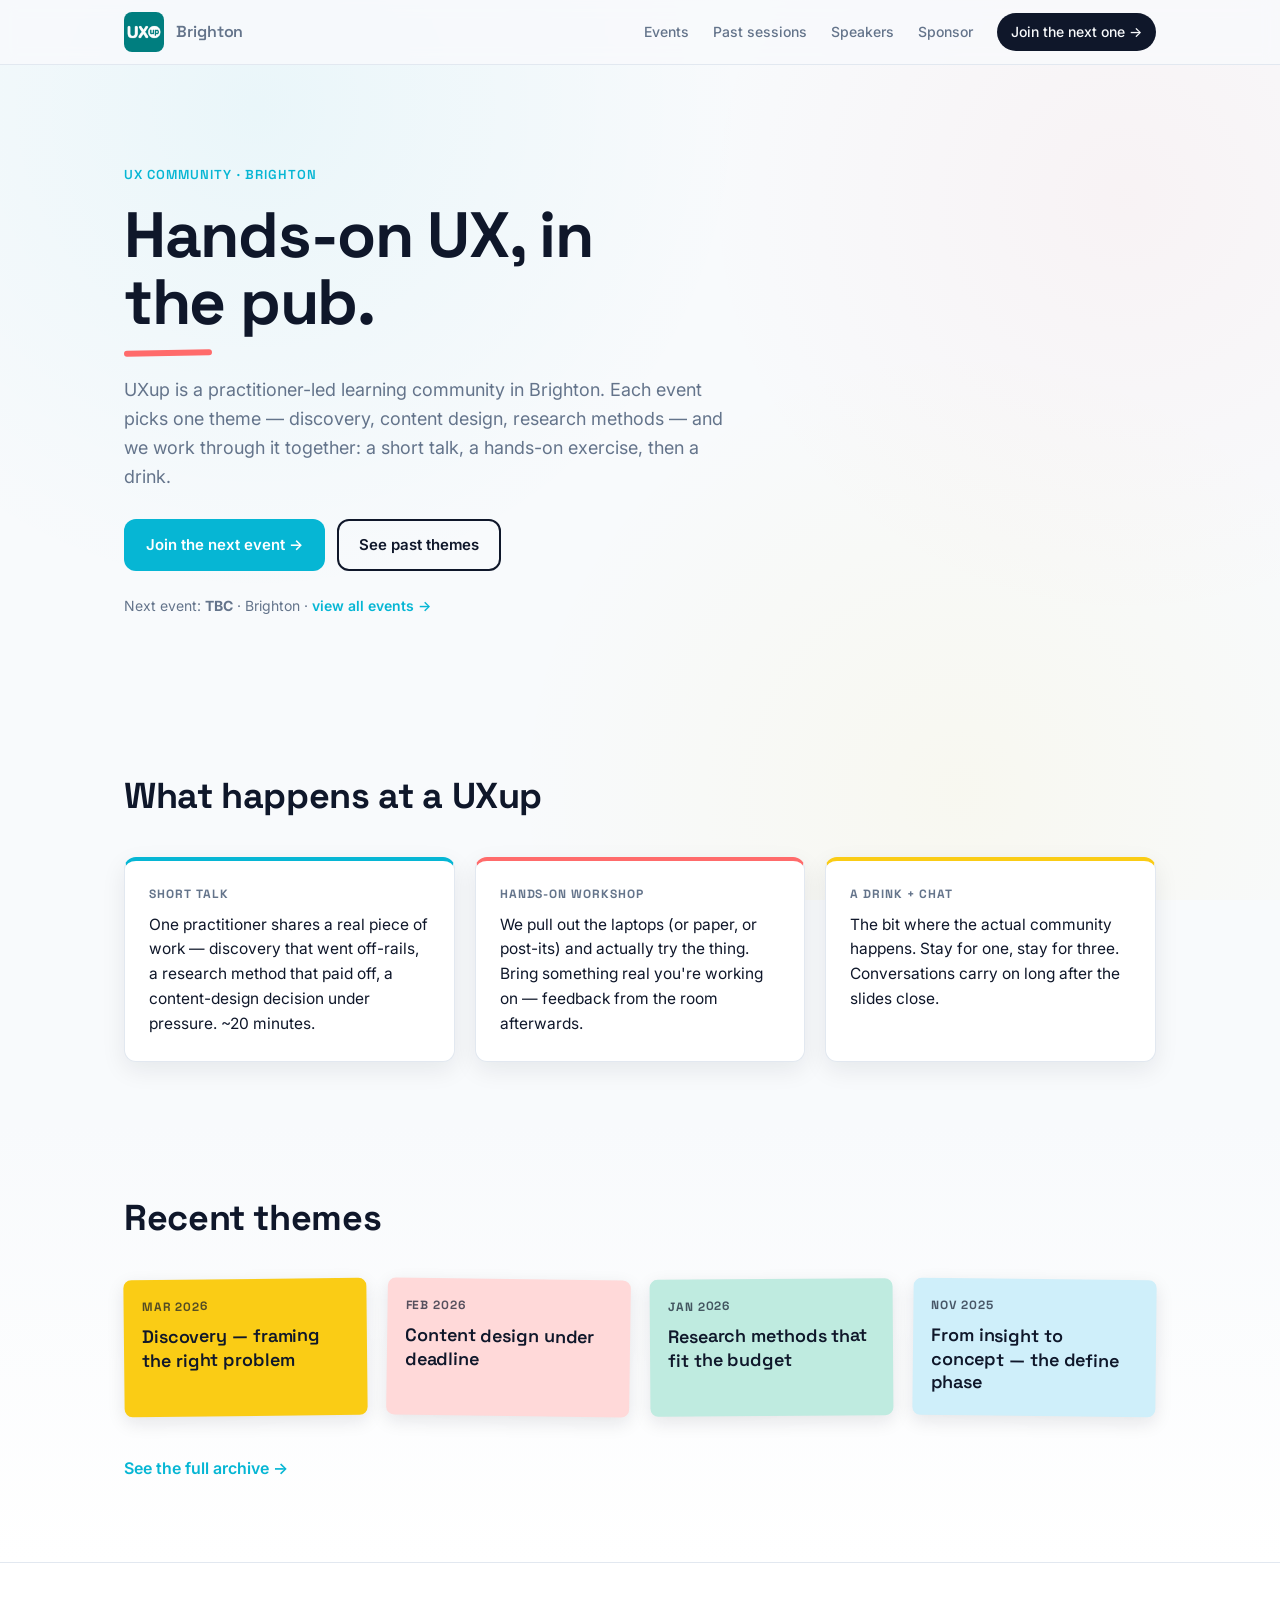
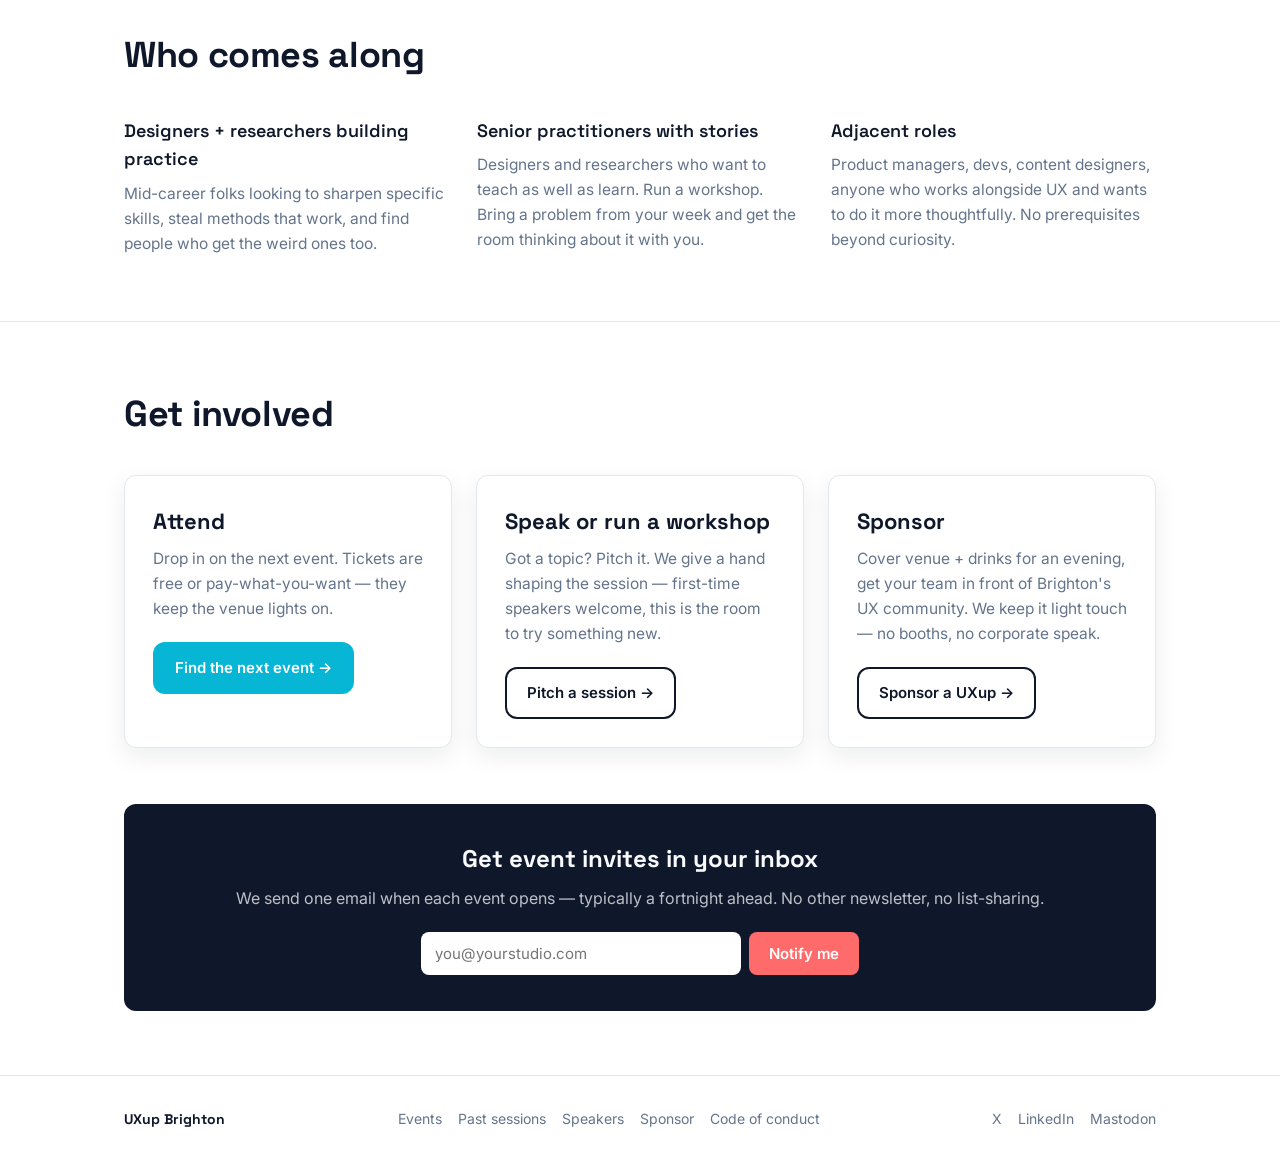
<file: index.html>
<!DOCTYPE html>
<html lang="en">
  <head>
    <meta charset="UTF-8" />
    <meta name="viewport" content="width=device-width, initial-scale=1.0" />
    <title>UXup Brighton — hands-on UX learning, in the pub</title>
    <meta
      name="description"
      content="UXup Brighton is a practitioner-led UX learning community. Talks, workshops, and a drink — applied skills in a friendly room."
    />
    <meta property="og:title" content="UXup Brighton" />
    <meta
      property="og:description"
      content="Hands-on UX learning community in Brighton — talks, workshops, and a drink."
    />
    <meta property="og:type" content="website" />
    <link rel="icon" href="/UXup-scaled.jpg" />
    <link rel="apple-touch-icon" href="/UXup-scaled.jpg" />
    <link rel="stylesheet" href="/styles.css?v=2" />
  </head>
  <body>
    <header class="topbar">
      <div class="container topbar__inner">
        <a class="brand" href="/">
          <img
            class="brand__logo"
            src="/UXup-scaled.jpg"
            alt="UXup"
            width="40"
            height="40"
          />
          <span class="brand__suffix">Brighton</span>
        </a>
        <nav class="topbar__nav">
          <!-- Fake doors: every link goes to a placeholder so we can
               see which ones reviewers click most. -->
          <a href="/events" data-fake-door>Events</a>
          <a href="/past" data-fake-door>Past sessions</a>
          <a href="/speakers" data-fake-door>Speakers</a>
          <a href="/sponsor" data-fake-door>Sponsor</a>
          <a href="#join" class="topbar__cta">Join the next one →</a>
        </nav>
      </div>
    </header>

    <main>
      <!-- Hero -->
      <section class="hero">
        <div class="container">
          <span class="kicker">UX community · Brighton</span>
          <h1 class="hero__title">
            Hands-on UX, in the pub.
          </h1>
          <p class="hero__sub">
            UXup is a practitioner-led learning community in Brighton.
            Each event picks one theme — discovery, content design,
            research methods — and we work through it together: a
            short talk, a hands-on exercise, then a drink.
          </p>
          <div class="hero__cta">
            <a href="#join" class="btn btn--primary">Join the next event →</a>
            <a href="/past" data-fake-door class="btn btn--ghost">See past themes</a>
          </div>
          <p class="hero__meta">
            Next event: <strong>TBC</strong> · Brighton ·
            <a href="/events" data-fake-door>view all events →</a>
          </p>
        </div>
      </section>

      <!-- Format -->
      <section class="section" id="format">
        <div class="container">
          <h2 class="section__title">What happens at a UXup</h2>
          <div class="cards">
            <div class="card">
              <div class="card__label">Short talk</div>
              <p>
                One practitioner shares a real piece of work — discovery
                that went off-rails, a research method that paid off, a
                content-design decision under pressure. ~20 minutes.
              </p>
            </div>
            <div class="card">
              <div class="card__label">Hands-on workshop</div>
              <p>
                We pull out the laptops (or paper, or post-its) and
                actually try the thing. Bring something real you're
                working on — feedback from the room afterwards.
              </p>
            </div>
            <div class="card">
              <div class="card__label">A drink + chat</div>
              <p>
                The bit where the actual community happens. Stay for
                one, stay for three. Conversations carry on long after
                the slides close.
              </p>
            </div>
          </div>
        </div>
      </section>

      <!-- Themes -->
      <section class="section section--themes">
        <div class="container">
          <h2 class="section__title">Recent themes</h2>
          <ul class="themes">
            <li>
              <span class="themes__date">Mar 2026</span>
              <span class="themes__title">Discovery — framing the right problem</span>
            </li>
            <li>
              <span class="themes__date">Feb 2026</span>
              <span class="themes__title">Content design under deadline</span>
            </li>
            <li>
              <span class="themes__date">Jan 2026</span>
              <span class="themes__title">Research methods that fit the budget</span>
            </li>
            <li>
              <span class="themes__date">Nov 2025</span>
              <span class="themes__title">From insight to concept — the define phase</span>
            </li>
          </ul>
          <p>
            <a href="/past" data-fake-door class="link">
              See the full archive →
            </a>
          </p>
        </div>
      </section>

      <!-- Who it's for -->
      <section class="section section--alt">
        <div class="container">
          <h2 class="section__title">Who comes along</h2>
          <div class="audience">
            <div class="audience__col">
              <h3>Designers + researchers building practice</h3>
              <p>
                Mid-career folks looking to sharpen specific skills,
                steal methods that work, and find people who get the
                weird ones too.
              </p>
            </div>
            <div class="audience__col">
              <h3>Senior practitioners with stories</h3>
              <p>
                Designers and researchers who want to teach as well as
                learn. Run a workshop. Bring a problem from your week
                and get the room thinking about it with you.
              </p>
            </div>
            <div class="audience__col">
              <h3>Adjacent roles</h3>
              <p>
                Product managers, devs, content designers, anyone who
                works alongside UX and wants to do it more thoughtfully.
                No prerequisites beyond curiosity.
              </p>
            </div>
          </div>
        </div>
      </section>

      <!-- Get involved -->
      <section class="section section--cta" id="join">
        <div class="container">
          <h2 class="section__title">Get involved</h2>
          <div class="involved">
            <div class="involved__col">
              <h3>Attend</h3>
              <p>
                Drop in on the next event. Tickets are free or
                pay-what-you-want — they keep the venue lights on.
              </p>
              <a href="/events" data-fake-door class="btn btn--primary">
                Find the next event →
              </a>
            </div>
            <div class="involved__col">
              <h3>Speak or run a workshop</h3>
              <p>
                Got a topic? Pitch it. We give a hand shaping the
                session — first-time speakers welcome, this is the
                room to try something new.
              </p>
              <a href="/speakers" data-fake-door class="btn btn--ghost">
                Pitch a session →
              </a>
            </div>
            <div class="involved__col">
              <h3>Sponsor</h3>
              <p>
                Cover venue + drinks for an evening, get your team in
                front of Brighton's UX community. We keep it light
                touch — no booths, no corporate speak.
              </p>
              <a href="/sponsor" data-fake-door class="btn btn--ghost">
                Sponsor a UXup →
              </a>
            </div>
          </div>

          <!-- Newsletter fake-door form -->
          <div class="newsletter">
            <h3>Get event invites in your inbox</h3>
            <p>
              We send one email when each event opens — typically a
              fortnight ahead. No other newsletter, no list-sharing.
            </p>
            <form class="newsletter__form" data-fake-door onsubmit="event.preventDefault(); alert('Thanks — we’ll be in touch when the next event opens.');">
              <input
                type="email"
                required
                placeholder="you@yourstudio.com"
                aria-label="email"
              />
              <button type="submit">Notify me</button>
            </form>
          </div>
        </div>
      </section>
    </main>

    <footer class="footer">
      <div class="container footer__inner">
        <div class="footer__brand">UXup Brighton</div>
        <nav class="footer__nav">
          <a href="/events" data-fake-door>Events</a>
          <a href="/past" data-fake-door>Past sessions</a>
          <a href="/speakers" data-fake-door>Speakers</a>
          <a href="/sponsor" data-fake-door>Sponsor</a>
          <a href="/code-of-conduct" data-fake-door>Code of conduct</a>
        </nav>
        <div class="footer__social">
          <a href="/x" data-fake-door aria-label="X / Twitter">X</a>
          <a href="/linkedin" data-fake-door aria-label="LinkedIn">LinkedIn</a>
          <a href="/mastodon" data-fake-door aria-label="Mastodon">Mastodon</a>
        </div>
      </div>
    </footer>

    <!-- feedbakkr embed.
         data-site-id is a placeholder — swap for the real public_key
         once the UXup site is provisioned in admin.feedbakkr.io.
         data-api-base points at production.

         Tonight's flow: the site is configured in 'gated' launcher
         mode, so the launcher only renders for visitors who arrive via
         the review link the host shares (e.g.
         https://uxup-site.netlify.app/?fbk=1&fbk_group=ux-night-2026-04-30).
         That keeps the launcher invisible to anyone who stumbles onto
         the page later. -->
    <script
      src="/feedbakkr.iife.js"
      data-site-id="fbk_pk_95aeb925a7aa83a1581aa6ad6398875c"
      data-api-base="https://api.feedbakkr.io"
      defer
    ></script>
  </body>
</html>
</file>
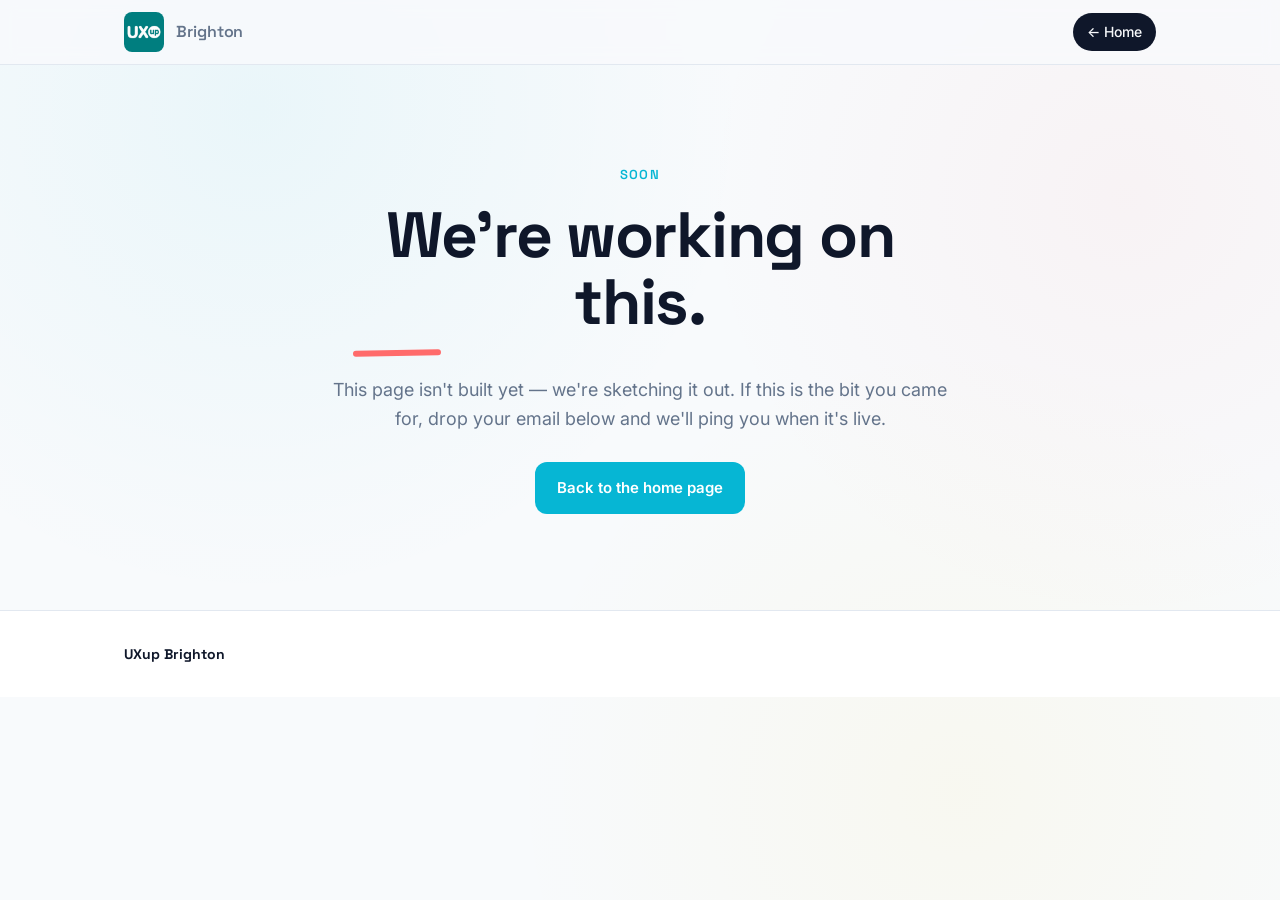
<file: coming-soon.html>
<!DOCTYPE html>
<html lang="en">
  <head>
    <meta charset="UTF-8" />
    <meta name="viewport" content="width=device-width, initial-scale=1.0" />
    <title>UXup Brighton — coming soon</title>
    <link rel="icon" href="/UXup-scaled.jpg" />
    <link rel="apple-touch-icon" href="/UXup-scaled.jpg" />
    <link rel="stylesheet" href="/styles.css?v=2" />
  </head>
  <body>
    <header class="topbar">
      <div class="container topbar__inner">
        <a class="brand" href="/">
          <img class="brand__logo" src="/UXup-scaled.jpg" alt="UXup" width="40" height="40" />
          <span class="brand__suffix">Brighton</span>
        </a>
        <nav class="topbar__nav">
          <a href="/" class="topbar__cta">← Home</a>
        </nav>
      </div>
    </header>
    <main>
      <section class="hero">
        <div class="container" style="text-align:center">
          <span class="kicker">Soon</span>
          <h1 class="hero__title" style="margin-left:auto; margin-right:auto;">
            We're working on this.
          </h1>
          <p class="hero__sub" style="margin-left:auto; margin-right:auto;">
            This page isn't built yet — we're sketching it out. If
            this is the bit you came for, drop your email below and
            we'll ping you when it's live.
          </p>
          <div class="hero__cta" style="justify-content:center">
            <a href="/" class="btn btn--primary">Back to the home page</a>
          </div>
        </div>
      </section>
    </main>
    <footer class="footer">
      <div class="container footer__inner">
        <div class="footer__brand">UXup Brighton</div>
      </div>
    </footer>
    <script
      src="/feedbakkr.iife.js"
      data-site-id="fbk_pk_95aeb925a7aa83a1581aa6ad6398875c"
      data-api-base="https://api.feedbakkr.io"
      defer
    ></script>
  </body>
</html>
</file>
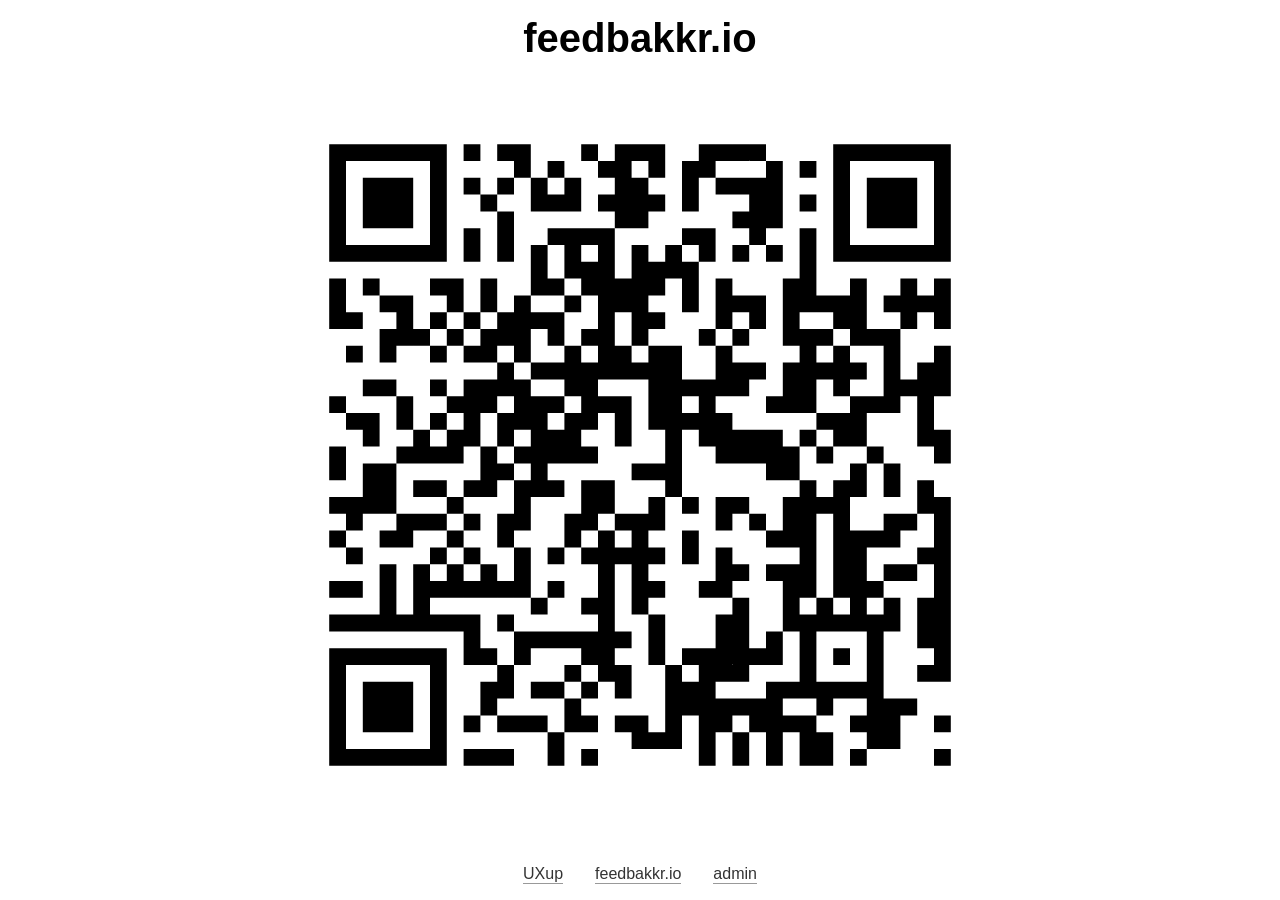
<file: help.html>
<!DOCTYPE html>
<html lang="en">
  <head>
    <meta charset="UTF-8" />
    <meta name="viewport" content="width=device-width, initial-scale=1.0" />
    <title>feedbakkr.io</title>
    <link rel="icon" href="/UXup-scaled.jpg" />
    <style>
      html, body {
        margin: 0;
        padding: 0;
        height: 100%;
      }
      body {
        display: flex;
        flex-direction: column;
        align-items: center;
        font-family: -apple-system, BlinkMacSystemFont, "Segoe UI", Roboto, sans-serif;
        background: #fff;
      }
      h1 {
        margin: 1rem 0;
        font-size: clamp(1.5rem, 4vw, 2.5rem);
        font-weight: 600;
      }
      .qr {
        flex: 1;
        width: 100%;
        min-height: 0;
        display: flex;
        align-items: center;
        justify-content: center;
        padding: 0 1rem 1rem;
        box-sizing: border-box;
      }
      .qr img {
        width: 100%;
        height: 100%;
        object-fit: contain;
      }
      .links {
        display: flex;
        justify-content: center;
        gap: 2rem;
        padding: 1rem;
        font-size: 1rem;
      }
      .links a {
        color: #333;
        text-decoration: none;
        border-bottom: 1px solid #999;
      }
      .links a:hover {
        color: #000;
        border-bottom-color: #000;
      }
    </style>
  </head>
  <body>
    <h1>feedbakkr.io</h1>
    <div class="qr">
      <img src="/uxup.svg" alt="QR code linking to uxup.netlify.app with feedbakkr review params" />
    </div>
    <nav class="links">
      <a href="/">UXup</a>
      <a href="https://feedbakkr.io">feedbakkr.io</a>
      <a href="https://admin.feedbakkr.io">admin</a>
    </nav>
  </body>
</html>
</file>
<file: styles.css>
/* UXup Brighton — visual identity per the brand brief.
   Anchor: hands-on UX learning in a social, local, human environment.
   Style: practical / friendly / Brighton creative / collaborative.
   Reference frame: Miro + Notion + indie-community sites (not SaaS polish). */

@import url("https://fonts.googleapis.com/css2?family=Inter:wght@400;500;600;700&family=Space+Grotesk:wght@500;600;700&display=swap");

:root {
  /* Core */
  --color-text: #0F172A;        /* deep navy — anchor */
  --color-primary: #06B6D4;     /* bright cyan — links, primary CTAs */
  --color-accent: #FF6B6B;      /* coral — highlights, secondary CTA */

  /* Secondary (Brighton + creativity) */
  --color-yellow: #FACC15;      /* sun yellow — workshop / discovery tag */
  --color-mint:   #34D399;      /* soft mint — research / process tag */

  /* Neutrals */
  --color-bg:    #F8FAFC;
  --color-muted: #64748B;
  --color-line:  #E2E8F0;
  --color-card:  #FFFFFF;

  --radius: 12px;
  --radius-sm: 8px;
  --radius-pill: 999px;

  --shadow:    0 8px 24px rgba(15, 23, 42, 0.08);
  --shadow-lg: 0 16px 40px rgba(15, 23, 42, 0.10);

  --font-body:    "Inter", system-ui, -apple-system, "Helvetica Neue", Arial, sans-serif;
  --font-heading: "Space Grotesk", "Inter", system-ui, sans-serif;
}

* { box-sizing: border-box; }
html, body { margin: 0; padding: 0; }

body {
  font-family: var(--font-body);
  font-size: 16px;
  line-height: 1.6;
  color: var(--color-text);
  background: var(--color-bg);
  /* Soft flow-diagram background — extremely subtle, sets the
     "workshop / collaborative" tone without distracting. */
  background-image:
    radial-gradient(circle at 20% 12%, rgba(6, 182, 212, 0.06) 0, transparent 38%),
    radial-gradient(circle at 88% 22%, rgba(255, 107, 107, 0.05) 0, transparent 32%),
    radial-gradient(circle at 75% 88%, rgba(250, 204, 21, 0.05) 0, transparent 36%);
  background-attachment: fixed;
}

a { color: var(--color-primary); text-decoration: none; }
a:hover { text-decoration: underline; }

img { max-width: 100%; display: block; }

.container {
  max-width: 1080px;
  margin: 0 auto;
  padding: 0 24px;
}

/* ---- Topbar ---- */
.topbar {
  border-bottom: 1px solid var(--color-line);
  background: rgba(248, 250, 252, 0.85);
  backdrop-filter: saturate(140%) blur(8px);
  -webkit-backdrop-filter: saturate(140%) blur(8px);
  position: sticky; top: 0; z-index: 50;
}
.topbar__inner {
  display: flex;
  align-items: center;
  justify-content: space-between;
  height: 64px;
}
.brand {
  display: inline-flex;
  align-items: center;
  gap: 12px;
  text-decoration: none;
  color: var(--color-text);
}
.brand__logo {
  height: 40px;
  width: 40px;
  border-radius: var(--radius-sm);
  display: block;
}
.brand__suffix {
  font-family: var(--font-heading);
  font-weight: 600;
  font-size: 16px;
  color: var(--color-muted);
  letter-spacing: -0.005em;
}
@media (max-width: 480px) {
  .brand__suffix { display: none; }
}
.topbar__nav {
  display: flex;
  align-items: center;
  gap: 24px;
}
.topbar__nav a {
  color: var(--color-muted);
  font-size: 14px;
  font-weight: 500;
}
.topbar__nav a:hover { color: var(--color-text); text-decoration: none; }
.topbar__cta {
  background: var(--color-text);
  color: var(--color-bg) !important;
  padding: 8px 14px;
  border-radius: var(--radius-pill);
  font-weight: 600;
  font-size: 14px;
}
.topbar__cta:hover { color: var(--color-bg); text-decoration: none; opacity: 0.9; }

/* ---- Hero ---- */
.hero {
  padding: 96px 0 72px;
  position: relative;
}
.kicker {
  display: inline-block;
  font-family: var(--font-heading);
  font-size: 13px;
  font-weight: 600;
  color: var(--color-primary);
  text-transform: uppercase;
  letter-spacing: 0.08em;
  margin-bottom: 16px;
}
.hero__title {
  font-family: var(--font-heading);
  font-size: clamp(40px, 6vw, 64px);
  font-weight: 700;
  line-height: 1.05;
  letter-spacing: -0.02em;
  margin: 0 0 20px;
  max-width: 14ch;
}
.hero__title::after {
  /* hand-drawn underline accent on the headline */
  content: "";
  display: block;
  width: 88px;
  height: 6px;
  border-radius: var(--radius-pill);
  background: var(--color-accent);
  margin-top: 14px;
  transform: rotate(-1deg);
}
.hero__sub {
  font-size: 18px;
  color: var(--color-muted);
  max-width: 56ch;
  margin: 0 0 28px;
}
.hero__cta {
  display: flex;
  gap: 12px;
  flex-wrap: wrap;
  margin-bottom: 24px;
}
.hero__meta {
  font-size: 14px;
  color: var(--color-muted);
}
.hero__meta a { font-weight: 600; }

/* ---- Buttons ---- */
.btn {
  display: inline-flex;
  align-items: center;
  gap: 8px;
  font-family: var(--font-body);
  font-weight: 600;
  font-size: 15px;
  padding: 12px 20px;
  border-radius: var(--radius);
  text-decoration: none;
  border: 2px solid transparent;
  transition: transform 0.12s ease, box-shadow 0.12s ease, background 0.12s ease;
  cursor: pointer;
}
.btn:hover { text-decoration: none; transform: translateY(-1px); box-shadow: var(--shadow); }
.btn:active { transform: translateY(0); box-shadow: none; }
.btn--primary {
  background: var(--color-primary);
  color: white;
}
.btn--primary:hover { background: #0891B2; color: white; }
.btn--ghost {
  background: transparent;
  color: var(--color-text);
  border-color: var(--color-text);
}
.btn--ghost:hover { background: var(--color-text); color: var(--color-bg); }

/* ---- Sections ---- */
.section {
  padding: 64px 0;
}
.section--alt {
  background: white;
  border-top: 1px solid var(--color-line);
  border-bottom: 1px solid var(--color-line);
}
.section--themes {
  background: linear-gradient(180deg, var(--color-bg) 0%, white 100%);
}
.section--cta {
  background: white;
}
.section__title {
  font-family: var(--font-heading);
  font-size: clamp(28px, 3.5vw, 36px);
  font-weight: 700;
  letter-spacing: -0.01em;
  margin: 0 0 32px;
}

/* ---- Cards row ("What happens at a UXup") ---- */
.cards {
  display: grid;
  grid-template-columns: repeat(auto-fit, minmax(260px, 1fr));
  gap: 20px;
}
.card {
  background: var(--color-card);
  border: 1px solid var(--color-line);
  border-top: 4px solid var(--color-primary);
  border-radius: var(--radius);
  padding: 24px;
  box-shadow: var(--shadow);
  transition: transform 0.12s ease, box-shadow 0.12s ease;
}
.card:hover { transform: translateY(-2px); box-shadow: var(--shadow-lg); }
.card:nth-child(2) { border-top-color: var(--color-accent); }
.card:nth-child(3) { border-top-color: var(--color-yellow); }
.card__label {
  font-family: var(--font-heading);
  font-size: 12px;
  font-weight: 700;
  text-transform: uppercase;
  letter-spacing: 0.08em;
  color: var(--color-muted);
  margin-bottom: 8px;
}
.card p {
  margin: 0;
  font-size: 15.5px;
  line-height: 1.6;
}

/* ---- Themes — sticky-note motif ---- */
.themes {
  list-style: none;
  padding: 0;
  margin: 0;
  display: grid;
  grid-template-columns: repeat(auto-fit, minmax(240px, 1fr));
  gap: 20px;
}
.themes li {
  background: var(--color-yellow);
  border-radius: var(--radius-sm);
  padding: 18px 18px 22px;
  box-shadow: 0 6px 18px rgba(15, 23, 42, 0.10);
  transform: rotate(-0.6deg);
  transition: transform 0.18s ease;
  display: flex;
  flex-direction: column;
  gap: 8px;
}
.themes li:nth-child(2) { background: #FFD9D9; transform: rotate(0.8deg); }   /* coral wash */
.themes li:nth-child(3) { background: #BFEBE0; transform: rotate(-0.4deg); }  /* mint wash */
.themes li:nth-child(4) { background: #CFEFFA; transform: rotate(0.6deg); }   /* cyan wash */
.themes li:hover { transform: rotate(0) translateY(-2px); }
.themes__date {
  font-family: var(--font-heading);
  font-size: 12px;
  font-weight: 700;
  text-transform: uppercase;
  letter-spacing: 0.08em;
  color: var(--color-text);
  opacity: 0.7;
}
.themes__title {
  font-family: var(--font-heading);
  font-size: 18px;
  font-weight: 600;
  letter-spacing: -0.005em;
  line-height: 1.3;
}

.link {
  font-weight: 600;
  color: var(--color-primary);
  display: inline-block;
  margin-top: 24px;
}

/* ---- Audience columns ---- */
.audience {
  display: grid;
  grid-template-columns: repeat(auto-fit, minmax(260px, 1fr));
  gap: 28px;
}
.audience__col h3 {
  font-family: var(--font-heading);
  font-size: 18px;
  font-weight: 600;
  margin: 0 0 8px;
}
.audience__col p {
  margin: 0;
  font-size: 15.5px;
  color: var(--color-muted);
}

/* ---- Get involved ---- */
.involved {
  display: grid;
  grid-template-columns: repeat(auto-fit, minmax(260px, 1fr));
  gap: 24px;
  margin-bottom: 56px;
}
.involved__col {
  background: var(--color-card);
  border: 1px solid var(--color-line);
  border-radius: var(--radius);
  padding: 28px;
  box-shadow: var(--shadow);
}
.involved__col h3 {
  font-family: var(--font-heading);
  font-size: 22px;
  margin: 0 0 8px;
}
.involved__col p {
  font-size: 15.5px;
  color: var(--color-muted);
  margin: 0 0 20px;
}

/* ---- Newsletter (fake-door form) ---- */
.newsletter {
  background: var(--color-text);
  color: var(--color-bg);
  border-radius: var(--radius);
  padding: 36px 32px;
  text-align: center;
}
.newsletter h3 {
  font-family: var(--font-heading);
  font-size: 24px;
  margin: 0 0 8px;
}
.newsletter p {
  margin: 0 0 20px;
  color: rgba(248, 250, 252, 0.75);
}
.newsletter__form {
  display: flex;
  gap: 8px;
  justify-content: center;
  flex-wrap: wrap;
}
.newsletter__form input[type="email"] {
  flex: 1;
  max-width: 320px;
  font-family: var(--font-body);
  font-size: 15px;
  padding: 12px 14px;
  border-radius: var(--radius-sm);
  border: 0;
}
.newsletter__form button {
  font-family: var(--font-body);
  font-weight: 600;
  font-size: 15px;
  padding: 12px 20px;
  border-radius: var(--radius-sm);
  border: 0;
  background: var(--color-accent);
  color: white;
  cursor: pointer;
}
.newsletter__form button:hover { background: #ef4444; }

/* ---- Footer ---- */
.footer {
  border-top: 1px solid var(--color-line);
  padding: 32px 0;
  background: white;
}
.footer__inner {
  display: flex;
  flex-wrap: wrap;
  align-items: center;
  justify-content: space-between;
  gap: 16px;
  font-size: 14px;
  color: var(--color-muted);
}
.footer__brand {
  font-family: var(--font-heading);
  font-weight: 700;
  color: var(--color-text);
}
.footer__nav, .footer__social {
  display: flex;
  gap: 16px;
  flex-wrap: wrap;
}
.footer__nav a, .footer__social a {
  color: var(--color-muted);
}
.footer__nav a:hover, .footer__social a:hover {
  color: var(--color-text);
  text-decoration: none;
}

/* ---- Mobile tightening ---- */
@media (max-width: 640px) {
  .topbar__nav { gap: 12px; }
  .topbar__nav a:not(.topbar__cta) { display: none; }
  .hero { padding: 56px 0 48px; }
  .section { padding: 48px 0; }
}
</file>
